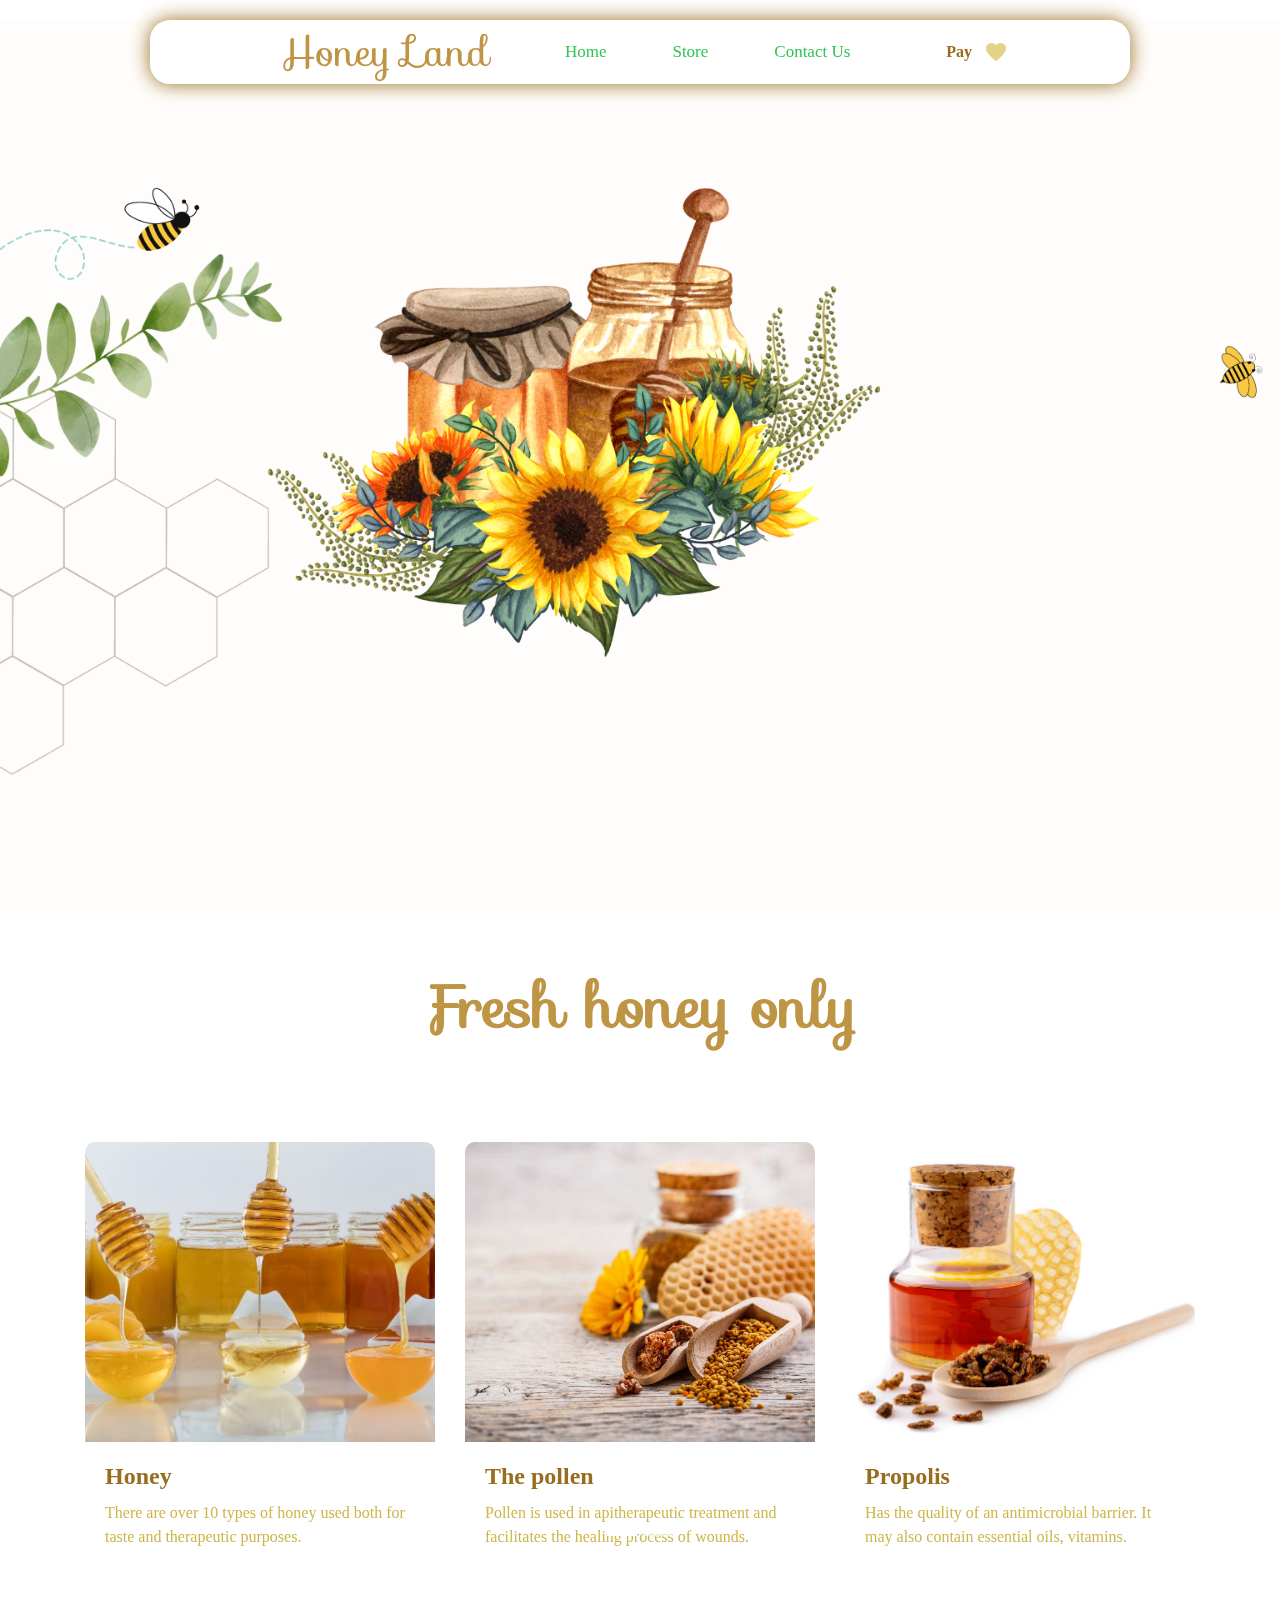
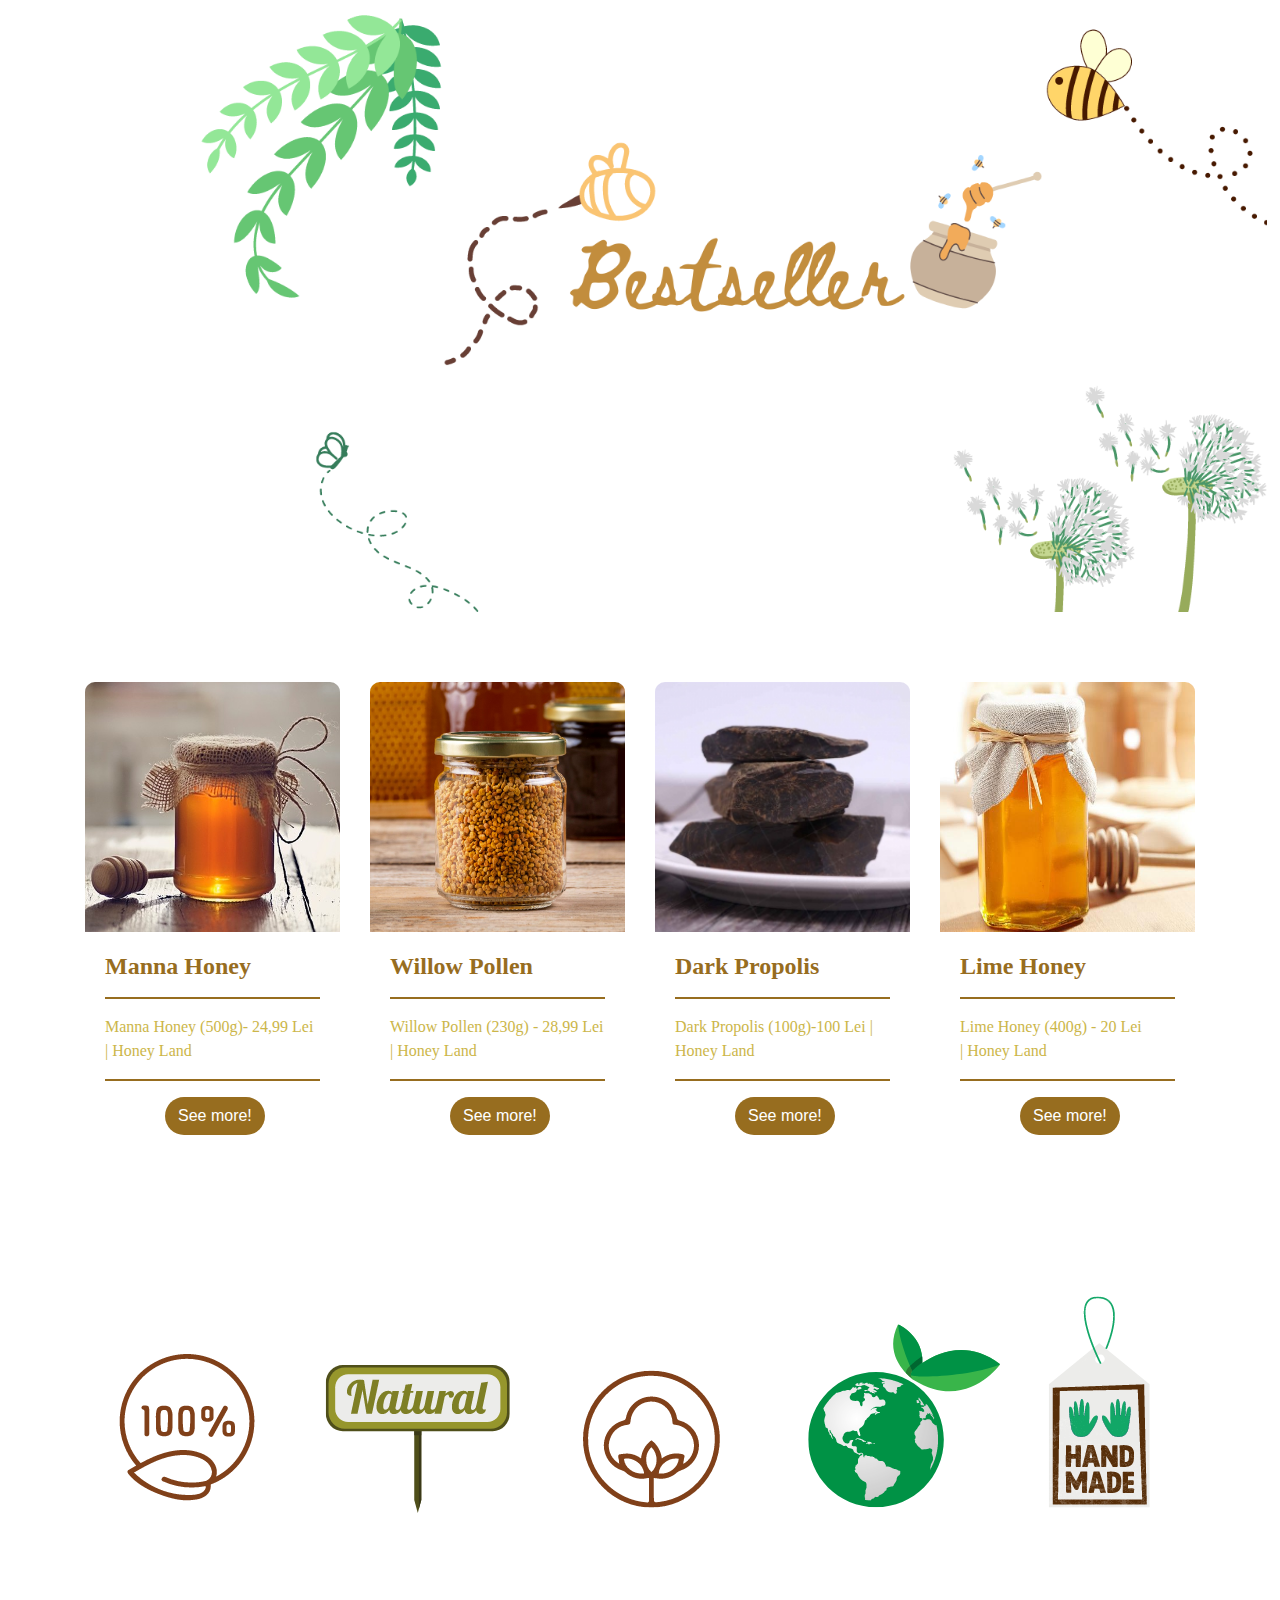
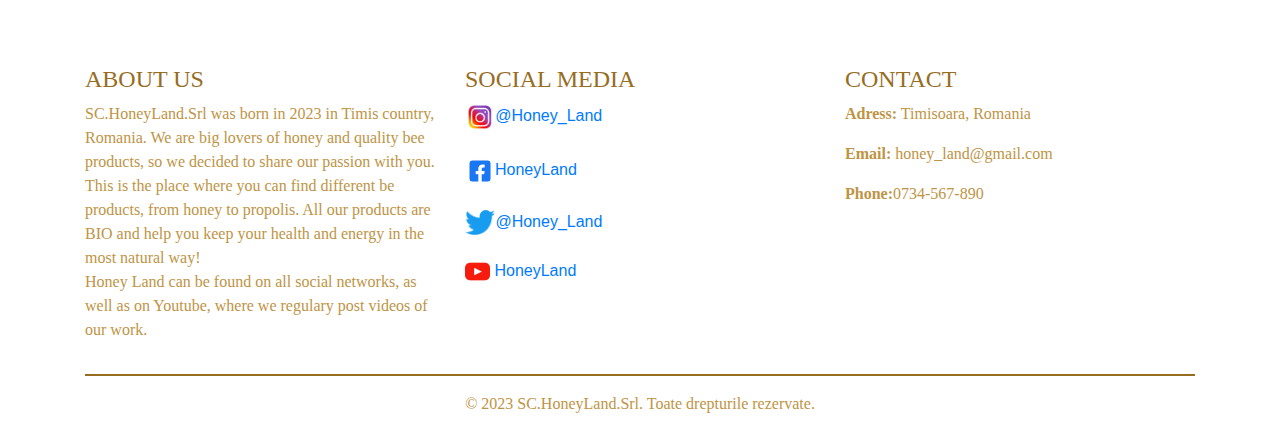
<file: Index.html>
<!DOCTYPE html>
<html lang="en">

<head>
    <meta charset="UTF-8">
    <meta name="viewport" content="width=device-width, initial-scale=1.0">
    <title>Honey Land </title>
    <link href="https://fonts.googleapis.com/icon?family=Material+Icons"
      rel="stylesheet">
      <link rel="stylesheet" href="https://fonts.googleapis.com/css?family=Sofia">
    <link rel="stylesheet" href="https://stackpath.bootstrapcdn.com/bootstrap/4.5.2/css/bootstrap.min.css">
    <link rel="stylesheet" href="index.css">
</head>

<body>

<!--Aici incepe sectiunea Nav-bar-->

  <header>
    <nav class="navbar navbar-expand-sm navbar-light  sticky-top scroll-down">
      <div class="container-fluid">
          <h1 class="logo">Honey Land</h1>
          <button class="navbar-toggler" type="button" data-bs-toggle="collapse" data-bs-target="#navbarSupportedContent" aria-controls="navbarSupportedContent" aria-expanded="false" aria-label="Toggle navigation">
            <span class="navbar-toggler-icon"></span>
          </button>
          <div class="collapse navbar-collapse justify-content-center" id="navbarSupportedContent">
            <ul class="navbar-nav">
              <li class="nav-item">
                <a class="nav-link active" aria-current="page" href="/Index.html"><b>Home</b></a>
              </li>
              <li class="nav-item">
                <a class="nav-link active" href="/Store.html"><b>Store</b></a>
              </li>	
              <li class="nav-item">
                <a class="nav-link active" href="/contact.html"><b>Contact Us</b></a>
              </li>
            </ul>
          </div>
        </div>
        
<!--Butoanele shop si fav-->
      
  <a href="payment.html?cartData=" + encodeURIComponent(JSON.stringify(cart))>
    <button class="pay"><b>Pay</b></button>
  </a>
  <a class="fav" href="/favorite.html?favorites=" + encodeURIComponent(JSON.stringify(favoriteProducts))>
      <button class="favorite">
        <i class="material-icons">favorite</i>
      </button>
  </a>

</nav>

      <h1 class="brand-name" id="title"><b>Welcome To  <br> Honey Land!</b></h1>
      <h4 class="h4-text" id="subtitle">- Here happens the magic -</h4>
    </header>

    <h1 class="step1"><b> Fresh honey only</b></h1>

    <!--Aici incepe Carousel-->
   
<din class="container1">
    <div id="myCarousel" class="carousel slide carousel-p" data-ride="carousel">
      <ol class="carousel-indicators">
          <li data-target="#myCarousel" data-slide-to="0" class="active"></li>
          <li data-target="#myCarousel" data-slide-to="1"></li>
      </ol>
      <div class="carousel-inner">
          <div class="carousel-item active">
              <div class="container">
                  <div class="row">
                      <div class="col-md-4">
                          <div class="card">
                              <img class="card-img-top" src="./images/tipuri-miere.jpg" alt="Image 1">
                              <div class="card-body">
                                  <h5 class="card-title">Honey</h5>
                                  <p class="card-text">There are over 10 types of honey used both for taste and therapeutic purposes.</p>
                              </div>
                          </div>
                      </div>
                      <div class="col-md-4">
                          <div class="card">
                              <img class="card-img-top" src="./images/polenul.jpg" alt="Image 2">
                              <div class="card-body">
                                  <h5 class="card-title">The pollen</h5>
                                  <p class="card-text">Pollen  is used in apitherapeutic treatment and facilitates the healing process of wounds.</p>
                              </div>
                          </div>
                      </div>
                      <div class="col-md-4">
                          <div class="card">
                              <img class="card-img-top" src="./images/propolis.jpg" alt="Image 3">
                              <div class="card-body">
                                  <h5 class="card-title">Propolis</h5>
                                  <p class="card-text">Has the quality of an antimicrobial barrier. It may also contain essential oils, vitamins.</p>
                              </div>
                          </div>
                      </div>
                  </div>
              </div>
          </div>
          
          <div class="carousel-item">
              <div class="container">
                  <div class="row">
                      <div class="col-md-4">
                          <div class="card">
                              <img class="card-img-top" src="/images/manuka.jpg" alt="Image 4">
                              <div class="card-body">
                                  <h5 class="card-title">Manuka honey</h5>
                                  <p class="card-text">Manuka honey is an unusual honey due to its, antioxidant, anti-inflammatory properties.</p>
                              </div>
                          </div>
                      </div>
                      <div class="col-md-4">
                          <div class="card">
                              <img class="card-img-top" src="./images/mana.jpg" alt="Image 5">
                              <div class="card-body">
                                  <h5 class="card-title">Manna honey</h5>
                                  <p class="card-text">It is rich in calcium and magnesiun, salts assimilated much better by the body naturally.</p>
                              </div>
                          </div>
                      </div>
                      <div class="col-md-4">
                          <div class="card">
                              <img class="card-img-top" src="./images/miere de salcam.jpg" alt="Image 6">
                              <div class="card-body">
                                  <h5 class="card-title">Acacia honey</h5>
                                  <p class="card-text">Acacia honey has a high fructose content, for this reason it is more smooth and delicious.</p>
                              </div>
                          </div>
                      </div>
                  </div>
              </div>
          </div>
      </div>
      <a class="carousel-control-prev" href="#myCarousel" role="button" data-slide="prev">
          <span class="carousel-control-prev-icon" aria-hidden="true"></span>
          <span class="sr-only">Previous</span>
      </a>
      <a class="carousel-control-next" href="#myCarousel" role="button" data-slide="next">
          <span class="carousel-control-next-icon" aria-hidden="true"></span>
          <span class="sr-only">Next</span>
      </a>
      
      </div> 
    <img class="banner-c" src="images/Untitled design (11).png">
   
<!--Aici incepe sectiunea Card-->


<div class="container">
  <div class="carduri-c">
    <div class="row">

      <!--Card 1-->
      <div class="col-sm-6 col-md-3">
        <div class="card card1">
          <img src="./images/img-2.jpg" class="card-img-top same" alt="Image 1">
          <div class="card-body">
            <h5 class="card-title">Manna Honey</h5><hr>
      <p class="card-text">Manna Honey (500g)- 24,99 Lei | Honey Land</p><hr>
            <div>
            <a href="/Store.html" class="btn view">See more!</a>
            </div>
          </div>
        </div>
      </div>

     <!--Card2-->
      <div class="col-sm-6 col-md-3">
        <div class="card card1">
          <img src="./images/img-6.jpg" class="card-img-top same" alt="Image 2">
          <div class="card-body">
            <h5 class="card-title">Willow Pollen</h5><hr>
            <p class="card-text">Willow Pollen (230g) - 28,99 Lei  | Honey Land</p><hr>
            <div>
            <a href="/Store.html" class="btn view">See more!</a>
            </div>
          </div>
        </div>
      </div>

    <!--Card3-->
      <div class="col-sm-6 col-md-3">
        <div class="card card1">
          <img src="/images/img-11.jpg" class="card-img-top same" alt="Image 3">
          <div class="card-body">
            <h5 class="card-title">Dark Propolis</h5><hr>
            <p class="card-text">Dark Propolis (100g)-100 Lei | Honey Land</p><hr>
           <div>
            <a href="/Store.html" class="btn view">See more!</a>
            </div>
          </div>
        </div>
      </div>

    <!--Card4-->
      <div class="col-sm-6 col-md-3">
        <div class="card card1">
          <img src="/images/img-4.jpg" class="card-img-top same" alt="Image 4">
          <div class="card-body">
            <h5 class="card-title">Lime Honey </h5><hr>
            <p class="card-text">Lime Honey (400g) - 20 Lei <br>| Honey Land</p><hr>
            <div>
            <a href="/Store.html" class="btn view">See more!</a>
           </div>
        </div>
      </div>
    </div>
   </div>
</div>

<img  class="banner-f" src="/images/Untitled design (13).png">

<!--Aici incepe sectiunea footer-->

<footer class="footer2">
   <div class="container4">
    <div class="row ">
      <div class="col-md-4">
        <h4>ABOUT US</h4>
        <p class="f-text"> SC.HoneyLand.Srl was born in 2023 in Timis country, Romania. We are big lovers of honey and quality bee products,
          so we decided to share our passion with you. This is the place where you can find different be products, from honey to propolis.
          All our products are BIO and help you keep your health and energy in the most natural way!<br>
          Honey Land can be found on all social networks, as well as on Youtube, where we regulary post videos of our work.
        </p>
      </div>
      <div class="col-md-4">
        <h4>SOCIAL MEDIA</h4>
        <ul class="list-unstyled">
          <li><a href="#"><img class="pic" src="/images/instagram.webp">@Honey_Land</a></li><br>
          <li><a href="#"><img class="pic" src="/images/facebook.png">HoneyLand</a></li><br>
          <li><a href="#"><img class="pic1" src="/images/Logo_of_Twitter.svg.png">@Honey_Land</a></li><br>
          <li><a href="#"><img class="pic1" src="/images/youtube_318-183441.avif"> HoneyLand</a></li><br>
        </ul>
      </div>
      <div class="col-md-4">
        <h4>CONTACT</h4>
        <p class="f-text"><b>Adress:</b> Timisoara, Romania</p>
        <p class="f-text"><b>Email:</b> honey_land@gmail.com</p>
        <p class="f-text"><b>Phone:</b>0734-567-890</p>
      </div>
    </div>
    <hr>
    <div class="text-center">
      <p class="f-text">&copy; 2023 SC.HoneyLand.Srl. Toate drepturile rezervate.</p>
    </div>
  </div>
  
</footer>

<script src="https://code.jquery.com/jquery-3.5.1.slim.min.js"></script>
<script src="https://cdn.jsdelivr.net/npm/@popperjs/core@2.5.4/dist/umd/popper.min.js"></script>
<script src="https://stackpath.bootstrapcdn.com/bootstrap/4.5.2/js/bootstrap.min.js"></script>
<script>
    $('.carousel').carousel();
</script>

<script src="index.js"></script>
</body>
</html>
</file>
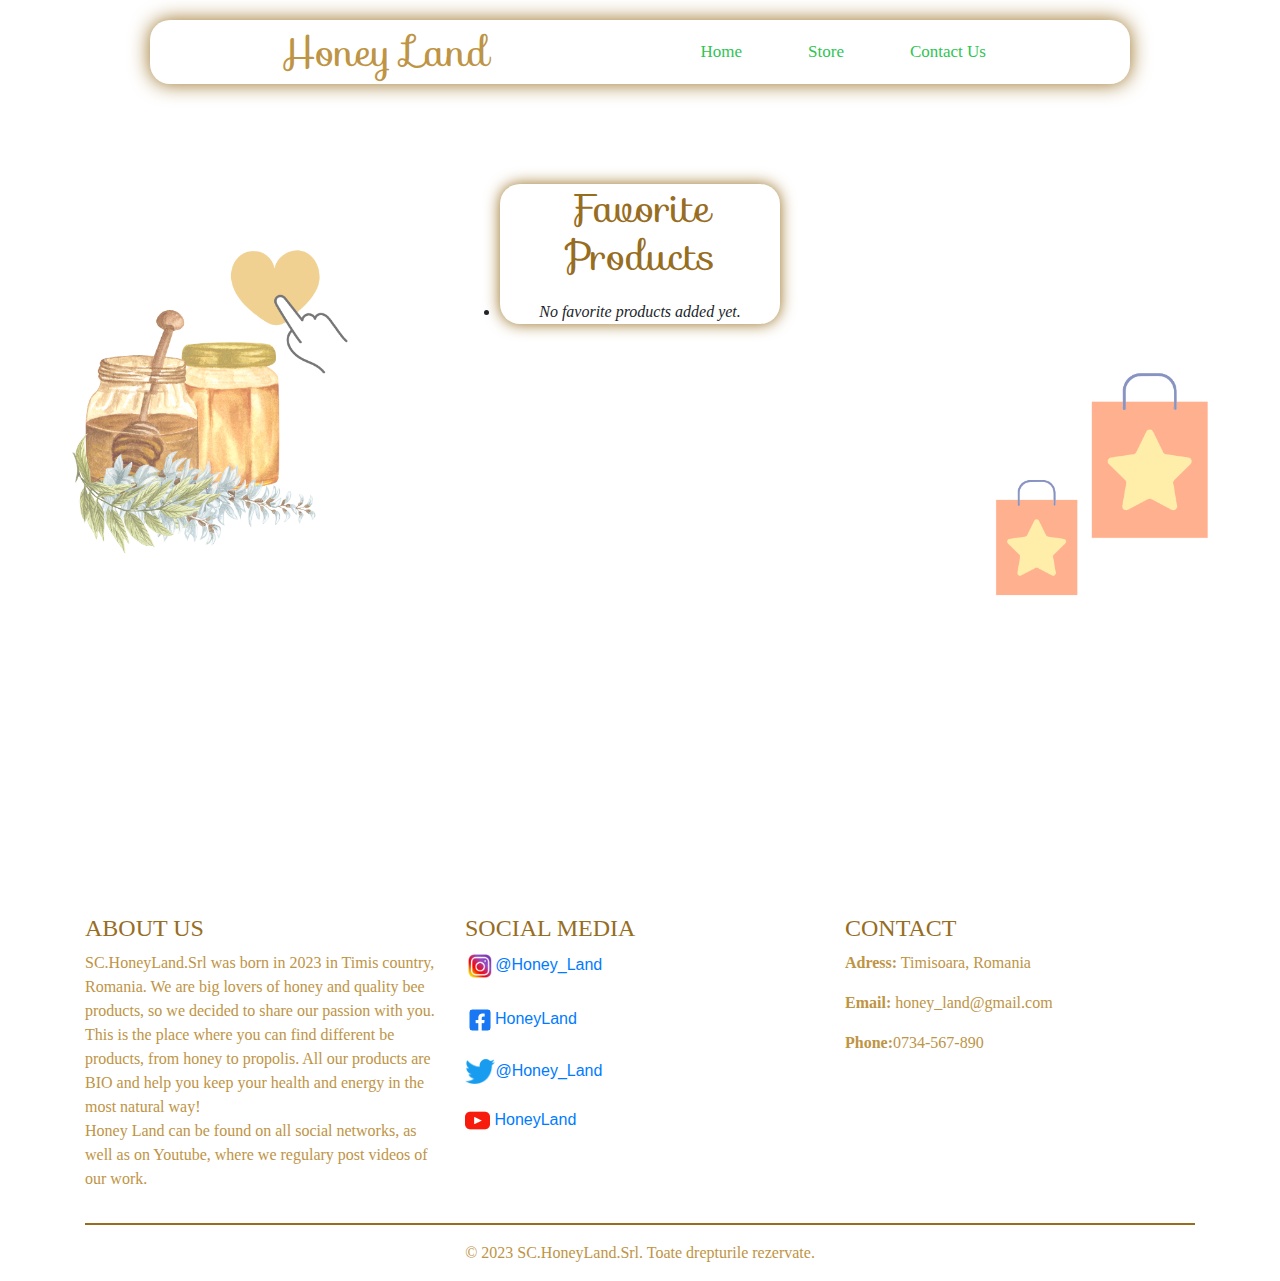
<file: favorite.html>
<!DOCTYPE html>
<html lang="en">

<head>
    <meta charset="UTF-8">
    <meta name="viewport" content="width=device-width, initial-scale=1.0">
    <title>Honey Land </title>
    <!--Link pentru icons-->
    <link href="https://fonts.googleapis.com/icon?family=Material+Icons"
      rel="stylesheet">
    <!--Link pentru font-->
      <link rel="stylesheet" href="https://fonts.googleapis.com/css?family=Sofia">
    <!--Link bootstrap-->
    <link rel="stylesheet" href="https://stackpath.bootstrapcdn.com/bootstrap/4.5.2/css/bootstrap.min.css">
    <!--Link pagina css-->
    <link rel="stylesheet" type="text/css" href="favorite.css">
</head>
<body>

    <header>
        <nav class="navbar navbar-expand-sm scroll-down">
          <div class="container-fluid">
              <h1 class="logo">Honey Land</h1>
              <button class="navbar-toggler" type="button" data-bs-toggle="collapse" data-bs-target="#navbarSupportedContent" aria-controls="navbarSupportedContent" aria-expanded="false" aria-label="Toggle navigation">
                <span class="navbar-toggler-icon"></span>
              </button>
              <div class="collapse navbar-collapse justify-content-end" id="navbarSupportedContent">
                <ul class="navbar-nav">
                  <li class="nav-item">
                    <a class="nav-link active" aria-current="page" href="/Index.html"><b>Home</b></a>
                  </li>
                  <li class="nav-item">
                    <a class="nav-link active" href="/Store.html"><b>Store</b></a>
                  </li>	
                  <li class="nav-item">
                    <a class="nav-link active" href="/contact.html"><b>Contact Us</b></a>
                  </li>
                </ul>
              </div>
            </div>
          </nav>
     </header>

     <div class="container2">
    <div class="favorite-p">
    <h1 class="list">Favorite Products</h1>
    <div id="favorite-list" class="textf"></div>
    </div>
</div>
    <!--FOOTER-->
    <div class="container">
        <footer class="footer2">
          
          <div class="container4">
            <div class="row ">
              <div class="col-md-4">
                <h4>ABOUT US</h4>
                <p class="f-text"> SC.HoneyLand.Srl was born in 2023 in Timis country, Romania. We are big lovers of honey and quality bee products,
                  so we decided to share our passion with you. This is the place where you can find different be products, from honey to propolis.
                  All our products are BIO and help you keep your health and energy in the most natural way!<br>
                  Honey Land can be found on all social networks, as well as on Youtube, where we regulary post videos of our work.
                </p>
              </div>
              <div class="col-md-4">
                <h4>SOCIAL MEDIA</h4>
                <ul class="list-unstyled">
                  <li><a href="#"><img class="pic" src="/images/instagram.webp">@Honey_Land</a></li><br>
                  <li><a href="#"><img class="pic" src="/images/facebook.png">HoneyLand</a></li><br>
                  <li><a href="#"><img class="pic1" src="/images/Logo_of_Twitter.svg.png">@Honey_Land</a></li><br>
                  <li><a href="#"><img class="pic1" src="/images/youtube_318-183441.avif"> HoneyLand</a></li><br>
                </ul>
              </div>
              <div class="col-md-4">
                <h4>CONTACT</h4>
                <p class="f-text"><b>Adress:</b> Timisoara, Romania</p>
                <p class="f-text"><b>Email:</b> honey_land@gmail.com</p>
                <p class="f-text"><b>Phone:</b>0734-567-890</p>
              </div>
            </div>
            <hr>
            <div class="text-center">
              <p class="f-text">&copy; 2023 SC.HoneyLand.Srl. Toate drepturile rezervate.</p>
            </div>
          </div>
         </footer>

<script src="favorite.js"></script>
</body>
</html>
</file>
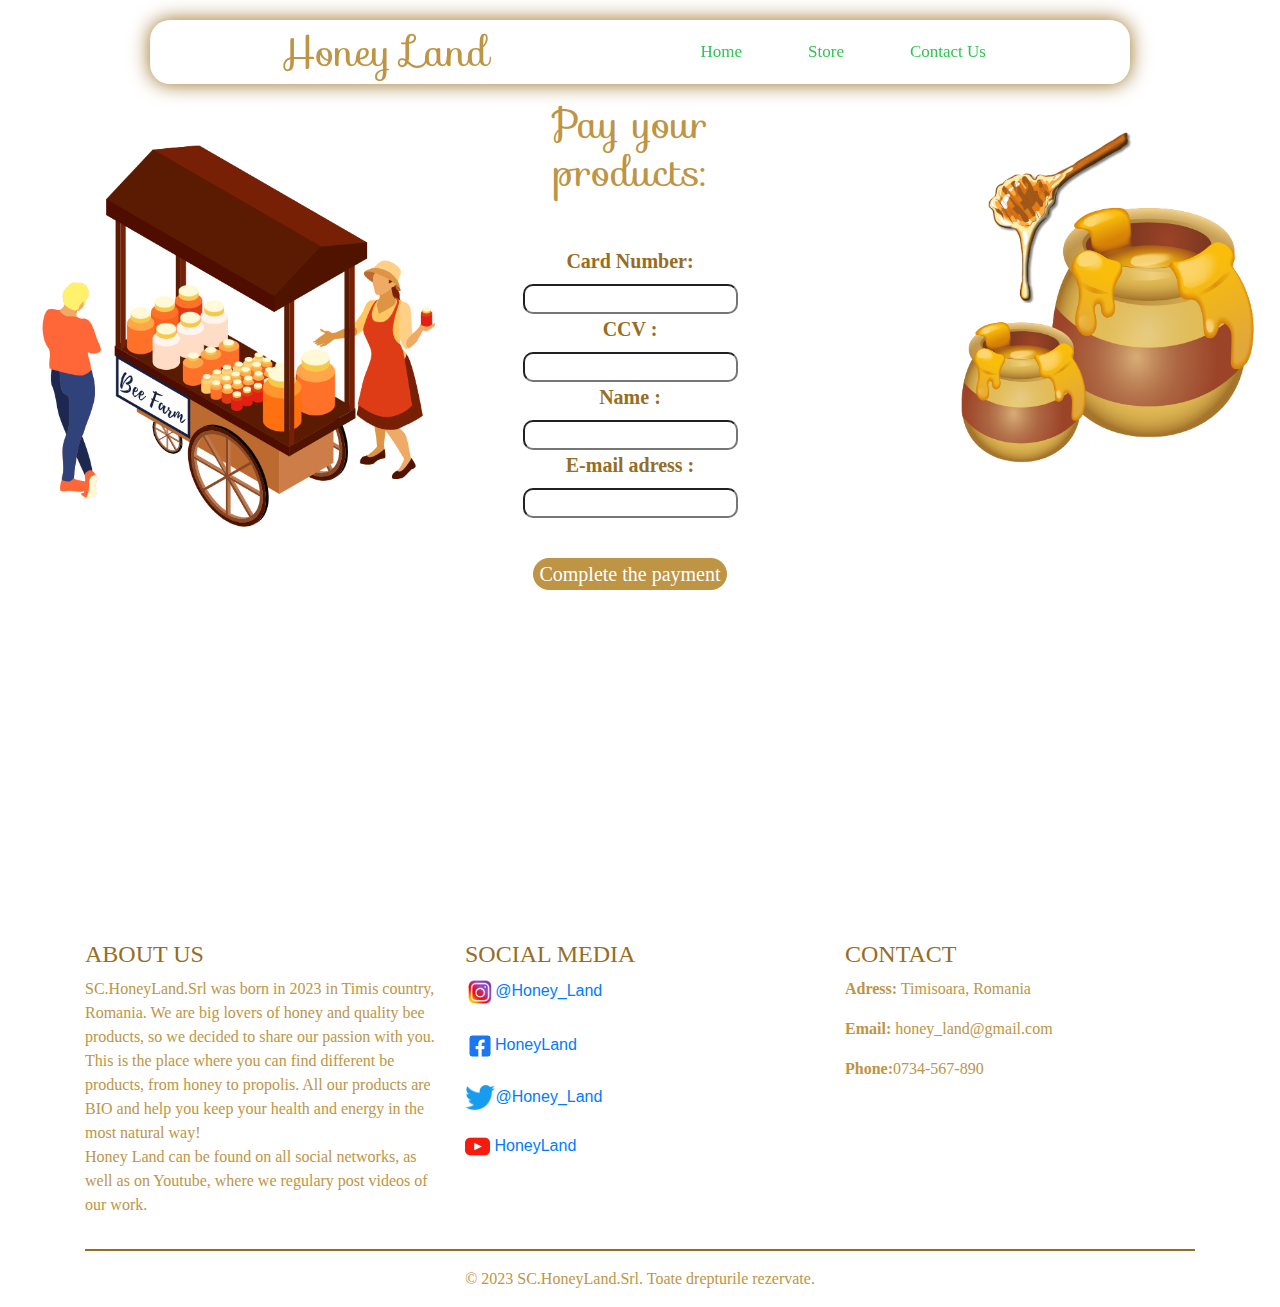
<file: payment.html>
<!DOCTYPE html>
<html lang="en">

<head>
  <meta charset="UTF-8">
  <meta name="viewport" content="width=device-width, initial-scale=1.0">
  <title>Honey Land </title>
  <!--Link pentru font-->
  <link rel="stylesheet" href="https://fonts.googleapis.com/css?family=Sofia">
  <!--Link pentru bootstrap-->
  <link rel="stylesheet" href="https://stackpath.bootstrapcdn.com/bootstrap/4.5.2/css/bootstrap.min.css">
  <!--Link pagina css-->
  <link rel="stylesheet" href="payment.css">
</head>

<body>
<!--Navbar-->
  <header>
    <nav class="navbar navbar-expand-sm fixed-top scroll-down">
      <div class="container-fluid">
          <h1 class="logo">Honey Land</h1>
          <button class="navbar-toggler" type="button" data-bs-toggle="collapse" data-bs-target="#navbarSupportedContent" aria-controls="navbarSupportedContent" aria-expanded="false" aria-label="Toggle navigation">
            <span class="navbar-toggler-icon"></span>
          </button>
          <div class="collapse navbar-collapse justify-content-end" id="navbarSupportedContent">
            <ul class="navbar-nav">
              <li class="nav-item">
                <a class="nav-link active" aria-current="page" href="/Index.html"><b>Home</b></a>
              </li>
              <li class="nav-item">
                <a class="nav-link active" href="/Store.html"><b>Store</b></a>
              </li>	
              <li class="nav-item">
                <a class="nav-link active" href="/contact.html"><b>Contact Us</b></a>
              </li>
            </ul>
          </div>
        </div>
      </nav>
 </header>

<!--Formular de plata-->

<div class="container1">
  <div class="container2">
  <h1 class="title">Pay your products:</h1>
  <div  id="cartDetails"></div>
</div>
<form id="paymentForm">
  <label class="numar" for="cardNumber"><b>Card Number:</b></label><br>
  <input class="box" type="text" id="cardNumber" required pattern="[0-9]{10}" title="Introduceți un număr de 10 cifre">
  <br>
  
  <label class="numar" for="ccv"><b>CCV :</b></label><br>
  <input class="box" type="text" id="ccv" required pattern="[0-9]{3}" title="Introduceți un număr de 3 cifre">
  
  <br>
  <label class="numar" for="name"><b>Name :</b></label><br>
  <input class="box" type="text" id="name" required pattern="[A-Za-z]{5,20}" title="Introduceți un nume de 5-20 caractere, fără numere">
  <br>

  <label class="numar" for="email"><b>E-mail adress :</b></label><br>
  <input class="box" type="email" id="email" required pattern="@(yahoo\.com|gmail\.com)$" title="Introduceți o adresă de e-mail validă (yahoo.com sau gmail.com)">
  <br>

  <!-- Butonul de finalizare a plății -->
  <button class="finish" type="button" id="finalizeButton" onclick="finalizePayment()">Complete the payment</button>
  </ul>
</form>

<!-- Elementul pentru afișarea mesajului de mulțumire -->
<div id="messageContainer"></div>

</div>

<!--Footer-->
<div class="container">
<footer class="footer2">
  
  <div class="container4">
    <div class="row ">
      <div class="col-md-4">
        <h4>ABOUT US</h4>
        <p class="f-text"> SC.HoneyLand.Srl was born in 2023 in Timis country, Romania. We are big lovers of honey and quality bee products,
          so we decided to share our passion with you. This is the place where you can find different be products, from honey to propolis.
          All our products are BIO and help you keep your health and energy in the most natural way!<br>
          Honey Land can be found on all social networks, as well as on Youtube, where we regulary post videos of our work.
        </p>
      </div>
      <div class="col-md-4">
        <h4>SOCIAL MEDIA</h4>
        <ul class="list-unstyled">
          <li><a href="#"><img class="pic" src="/images/instagram.webp">@Honey_Land</a></li><br>
          <li><a href="#"><img class="pic" src="/images/facebook.png">HoneyLand</a></li><br>
          <li><a href="#"><img class="pic1" src="/images/Logo_of_Twitter.svg.png">@Honey_Land</a></li><br>
          <li><a href="#"><img class="pic1" src="/images/youtube_318-183441.avif"> HoneyLand</a></li><br>
        </ul>
      </div>
      <div class="col-md-4">
        <h4>CONTACT</h4>
        <p class="f-text"><b>Adress:</b> Timisoara, Romania</p>
        <p class="f-text"><b>Email:</b> honey_land@gmail.com</p>
        <p class="f-text"><b>Phone:</b>0734-567-890</p>
      </div>
    </div>
    <hr>
    <div class="text-center">
      <p class="f-text">&copy; 2023 SC.HoneyLand.Srl. Toate drepturile rezervate.</p>
    </div>
  </div>
  
</footer>

  <script src="payment.js"></script>
</body>
</file>
<file: index.css>
/*Navbar*/
.logo {
  font-family: "sofia", sans-serif;
  margin-left: 100px;
  color: rgb(190, 148, 69);
  height: 40px;
}

.navbar-nav > li > a:hover {
  font-size: 15px;
}

.active {
  color: rgb(47, 196, 84) !important;
}

.nav-link {
  font-family: "Times New Roman", Times, serif;
  font-size: 17px;
  font-weight: 100;
}

.navbar-nav li {
  padding: 0px 25px 0px 25px;
}

header {
  height: 100vh;
  background-size: cover;
  background-image: url("./images/Green\ Beige\ Minimalist\ Simple\ International\ Friendship\ Day\ Virtual\ Background\ -\ AB102\ \(1\).png");
}

.hidden-spacer {
  height: 56px;
}

.navbar {
  margin: 20px 150px 20px 150px;
  border-radius: 20px;
  box-shadow: 0px 0px 20px 0px rgb(151, 109, 31);
  background-color: #fff;
}

.brand-name {
  display: flex;
  justify-content: end;
  margin-right: 320px;
  margin-top: 280px;
  font-family: "Times New Roman", Times, serif;
  font-size: 60px;
  font-weight: 200px;
  color: rgb(190, 148, 69);
}

.h4-text {
  display: flex;
  justify-content: end;
  margin-right: 340px;
  font-family: "Times New Roman", Times, serif;
  font-size: 30px;
  font-weight: 200px;
  color: rgb(190, 148, 69);
  margin-top: 30px;
}

.step1 {
  display: flex;
  justify-content: center;
  font-family: "Sofia", sans-serif;
  margin-top: 50px;
  margin-bottom: 100px;
  color: rgb(190, 148, 69);
  font-size: 60px;
}

.pay {
  background-color: white;
  border: none;
  color: rgb(151, 109, 31);
  font-family: "Times New Roman", Times, serif;
  margin-right: 0px;
}

.fav {
  margin-right: 100px;
}

/*Aici incepe sectiunea Carousel*/

.carousel-item {
  height: 420px;
}

.carousel-item img {
  object-fit: cover;
  height: 100%;
  width: 100%;
  height: 300px;
}

.card {
  background-color: #fff;
  border: #fff;
}

.carousel-control-prev,
.carousel-control-next {
  width: 40px;
  height: 40px;
  border-radius: 50%;
  line-height: 40px;
  font-size: 18px;
  text-align: center;
  justify-content: center;
  color: black;
  position: absolute;
  top: 50%;
  transform: translateY(-50%);
  z-index: 1;
  opacity: transition opacity 0.3s ease;
}

.carousel-control-prev:hover,
.carousel-control-next:hover {
  background-color: rgb(151, 109, 31);
}

.carousel:hover .carousel-control-prev,
.carousel:hover .carousel-control-next {
  opacity: 1;
  background-color: rgb(151, 109, 31);
}

.carousel {
  margin-bottom: 300px;
}

/*Aici incepe sectiunea cardurilor*/

.card-button {
  background-color: transparent;
  border: none;
  color: rgb(190, 148, 69);
  padding: 8px 6px;
}

.card-button i {
  vertical-align: middle;
}

.card1 {
  background-color: white;
  border: none;
  border-radius: 10px;
}

.card-img-top {
  border-top-left-radius: 10px;
  border-top-right-radius: 10px;
  height: 250px;
}

.card-body {
  padding: 20px;
}

.card-title {
  font-size: 24px;
  font-weight: bold;
  color: rgb(151, 109, 31);
  margin-bottom: 10px;
  font-family: "Times New Roman", Times, serif;
}

.card-text {
  font-weight: 100;
  color: rgb(204, 182, 74);
  font-family: "Times New Roman", Times, serif;
}

.view {
  background-color: rgb(151, 109, 31);
  border-radius: 20px;
  color: #fff;
  margin-left: 60px;
}

.view:active {
  top: 2px;
  position: relative;
}

.view:hover {
  background-color: rgb(204, 182, 74);
}

/*Butoanele shopp si favorite*/

.favorite {
  background-color: transparent;
  border: none;
  color: rgb(225, 212, 137);
  padding: 8px 6px;
}

.favorite i {
  vertical-align: middle;
}

/*Butoanele shopp si favorite din nav-bar*/

.nav-fav i {
  vertical-align: middle;
}

.favorite:focus {
  outline: none;
}

.favorite:active {
  top: 2px;
  position: relative;
}

.pay:focus {
  outline: none;
}

.pay:active {
  top: 2px;
  position: relative;
}

/*Footer*/

.footer2 {
  margin-top: 100px;
}
.pic {
  height: 30px;
}
.pic1 {
  height: 25px;
}

h4 {
  font-family: "Times New Roman", Times, serif;
  color: rgb(151, 109, 31);
}

/*Animatie*/
.brand-name,
.h4-text {
  opacity: 0;
}

@keyframes fadeInAnimation {
  0% {
    opacity: 0;
  }
  100% {
    opacity: 1;
  }
}

#title,
#subtitle {
  animation: fadeInAnimation 3s ease-in 0.5s forwards;
}

/*Alte modificari de pe parcurs*/
.f-text {
  font-family: "Times New Roman", Times, serif;
  font-weight: 100px;
  color: rgb(190, 148, 69);
}

hr {
  border: none;
  border-top: 2px solid rgb(151, 109, 31);
}

.carousel-p {
  margin-bottom: 50px;
}

.banner-f {
  margin-top: 100px;
  margin-bottom: 30px;
  margin-left: 30px;
}

.carduri-c {
  margin-top: 70px;
}
.banner-c {
  height: 600px;
  margin-left: 200px;
}

/*responsive*/

.carduri-c .card1 {
  margin-bottom: 20px;
}
@media (max-width: 767px) {
  .container1 .carousel-item {
    height: auto;
  }

  .container1 .carousel-p {
    margin-bottom: 20px;
  }
  .carduri-c .card1 {
    margin-bottom: 20px;
  }

  @media (max-width: 767px) {
    .navbar {
      margin: 20px;
    }

    .logo {
      font-size: 20px;
      margin: 5px;
    }

    .navbar-nav {
      flex-direction: column;
    }

    .nav-item {
      padding: 5px 0;
    }

    .brand-name {
      font-size: 24px;
      margin-right: 0;
      margin-top: 20px;
    }

    .h4-text {
      font-size: 16px;
      margin-right: 0;
      margin-top: 5px;
    }
  }
}
</file>
<file: favorite.css>
.logo {
    font-family: "sofia", sans-serif;
    margin-left: 100px;
    color: rgb(190, 148, 69);
    height: 40px;
  }
  
  .navbar-nav > li > a:hover {
    font-size: 15px;
  }
  
  .active {
    color: rgb(47, 196, 84) !important;
  }
  
  .nav-link {
    font-family: "Times New Roman", Times, serif;
    font-size: 17px;
    font-weight: 100;
  }
  
  .navbar-nav li {
    padding: 0px 25px 0px 25px;
  }
  
  .navbar-nav {
    margin-right: 80px;
  }
  
  .hidden-spacer {
    height: 56px;
  }
  
  .navbar {
    margin: 20px 150px 20px 150px;
    border-radius: 20px;
    box-shadow: 0px 0px 20px 0px rgb(151, 109, 31);
    background-color: white;
  }
  
  .container1 {
    text-align: center;
    height: 740px;
    background-size: cover;
    background-image: url("./images/Untitled\ design\ \(19\).png");
    margin-right: 20pxx;
  }

  .favorite-p{
    margin-top: 100px;
    text-align: center;
    box-shadow: 0px 0px 15px 0px rgb(151, 109, 31);
    margin-left: 500px;
    margin-right: 500px;
    border-radius: 20px;
    

  }

  
.list{
    margin-top: 20px;
    margin-bottom: 20px;
    font-family: "Sofia",sans-serif;
    color: rgb(151, 109, 31);

}
#favorite-list{
    font-family: 'Times New Roman', Times, serif;
}

.container2{
    height: 70vh;
    background-image: url(images/Untitled\ design\ \(22\).png);
    background-size: cover;
}


/*FOOTER*/
.footer2 {
    margin-top: 100px;
  }
  .pic {
    height: 30px;
  }
  .pic1 {
    height: 25px;
  }
  
  h4 {
    font-family: "Times New Roman", Times, serif;
    color: rgb(151, 109, 31);
  }
  .f-text {
    font-family: "Times New Roman", Times, serif;
    font-weight: 100px;
    color: rgb(190, 148, 69);
  }
  
  hr {
    border: none;
    border-top: 2px solid rgb(151, 109, 31);
  }
  
   /* Stilul pentru produse */
   .favorite-product {
    display: flex;
    align-items: center;
    justify-content: space-between;
    border: 1px solid #ccc;
    padding: 10px;
    margin-bottom: 5px;
    font-size: 16px;
    font-weight: bold;
    color: green;
  }

  /* Stilul pentru butonul de remove */
  .remove-button {
    background-color:rgb(151, 109, 31);
    border-radius: 20px;
    color: white;
    border: none;
    padding: 8px 16px;
    text-align: center;
    text-decoration: none;
    font-size: 14px;
    cursor: pointer;
  }

  /* Stil pentru mesajul "No favorite products added yet." */
  .no-favorites {
    font-size: 16px;
    font-style: italic;
  }

  /* Stiluri responsive */
@media screen and (max-width: 768px) {
  
  .favorite-p {
    margin-left: 20px;
    margin-right: 20px;
  }
}

@media screen and (max-width: 576px) {
  
  .favorite-product {
    border: none;
    padding: 8px;
  }
  
  
  .favorite-product,
  .remove-button,
  .no-favorites {
    font-size: 14px;
  }
}
</file>
<file: payment.css>
/*Navabr*/
.logo {
  font-family: "sofia", sans-serif;
  margin-left: 100px;
  color: rgb(190, 148, 69);
  height: 40px;
}

.navbar-nav > li > a:hover {
  font-size: 15px;
}

.active {
  color: rgb(47, 196, 84) !important;
}

.nav-link {
  font-family: "Times New Roman", Times, serif;
  font-size: 17px;
  font-weight: 100;
}

.navbar-nav li {
  padding: 0px 25px 0px 25px;
}

.navbar-nav {
  margin-right: 80px;
}

.hidden-spacer {
  height: 56px;
}

.navbar {
  margin: 20px 150px 20px 150px;
  border-radius: 20px;
  box-shadow: 0px 0px 20px 0px rgb(151, 109, 31);
  background-color: white;
}

.container1 {
  text-align: center;
  height: 740px;
  background-size: cover;
  background-image: url("./images/Untitled\ design\ \(20\).png");
  margin-right: 20px;
}

/*Formular de plata*/

.title {
  margin-top: 100px;
  font-family: "Sofia", sans-serif;
  color: rgb(190, 148, 69);
  margin-bottom: 30px;
}
.numar {
  font-size: 20px;
  font-family: "Times New Roman", Times, serif;
  color: rgb(151, 109, 31);
}

.finish {
  margin-top: 40px;
  border: none;
  background-color: rgb(190, 148, 69);
  font-family: "Times New Roman", Times, serif;
  font-size: 20px;
  border-radius: 20px;
  color: white;
}

/*footer*/

.footer2 {
  margin-top: 100px;
}
.pic {
  height: 30px;
}
.pic1 {
  height: 25px;
}

h4 {
  font-family: "Times New Roman", Times, serif;
  color: rgb(151, 109, 31);
}
.f-text {
  font-family: "Times New Roman", Times, serif;
  font-weight: 100px;
  color: rgb(190, 148, 69);
}

hr {
  border: none;
  border-top: 2px solid rgb(151, 109, 31);
}

.remove{
  background-color: aqua;
}


/*cart */

.remove-button {
  background-color: rgb(151, 109, 31);
  color: white;
  border: none;
  padding: 8px 16px;
  text-align: center;
  text-decoration: none;
  font-size: 14px;
  cursor: pointer;
  border-radius: 20px; 
  outline: none; 
}

/* Stilul pentru produsele din coș */
.cart-item {
  display: flex;
  justify-content: space-between;
  color: green;
  padding: 10px;
  margin-bottom: 5px;
  font-size: 16px;
  font-weight: bold;
  text-align: center;
  
}
.container2{
  margin-left: 550px;
  margin-right: 550px;
  margin-bottom: 50px;
  margin-top: 50px;
}
.box{
  border-radius: 10px;
}
</file>
